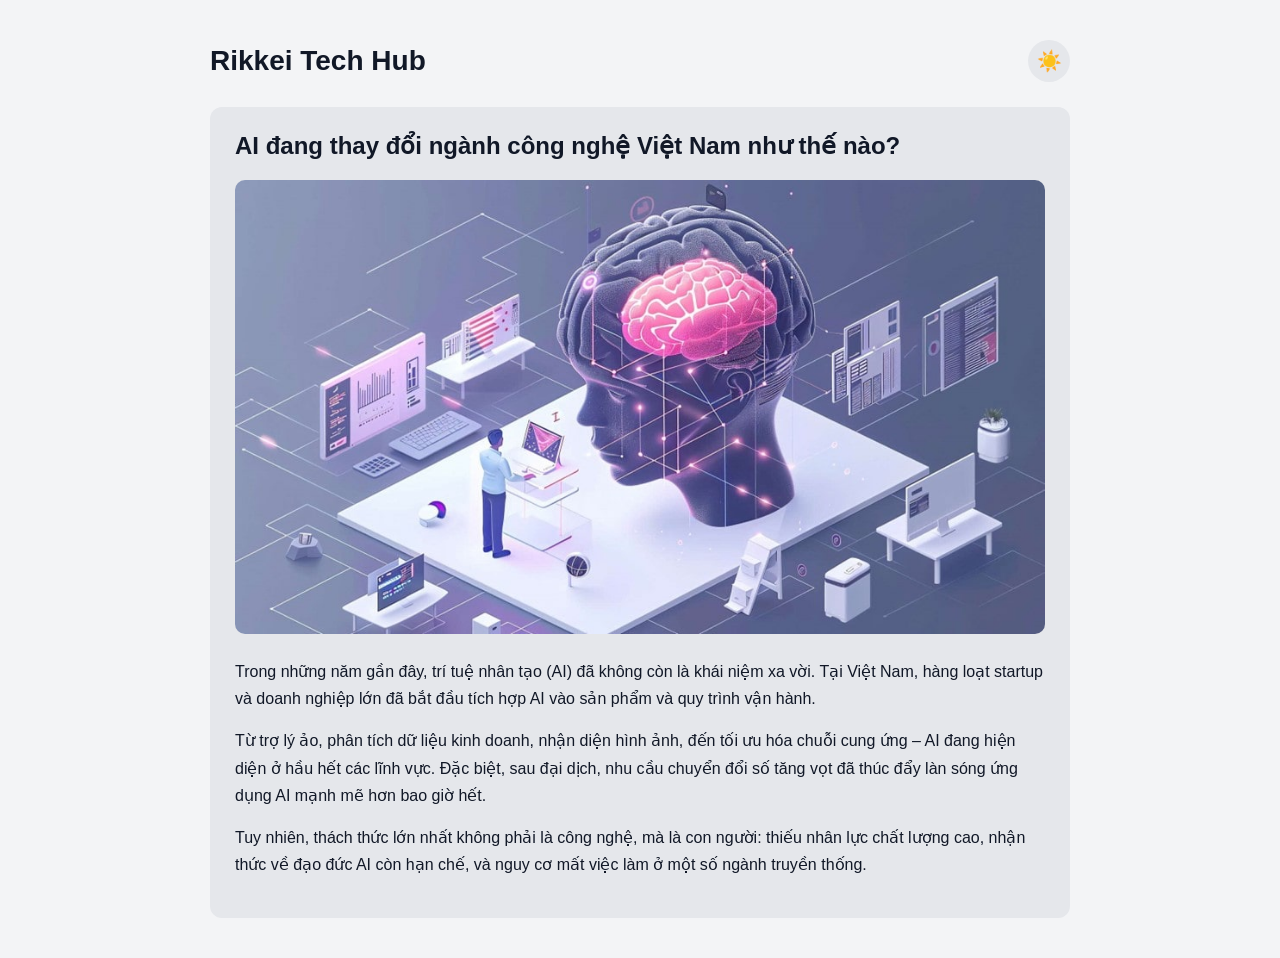
<file: Test1/index.html>
<!doctype html>
<html lang="vi" data-theme="light">
  <head>
    <meta charset="UTF-8" />
    <meta name="viewport" content="width=device-width, initial-scale=1.0" />
    <title>Rikkei Tech Hub</title>

    <!-- Load theme sớm chống FOUC -->
    <script>
      (function () {
        try {
          const savedTheme = localStorage.getItem("theme");
          const systemDark = window.matchMedia(
            "(prefers-color-scheme: dark)",
          ).matches;

          const theme = savedTheme || (systemDark ? "dark" : "light");

          document.documentElement.setAttribute("data-theme", theme);
        } catch (e) {}
      })();
    </script>

    <link rel="stylesheet" href="style.css" />
  </head>

  <body>
    <div class="container">
      <header class="header">
        <h1>Rikkei Tech Hub</h1>
        <button id="toggle"></button>
      </header>

      <div class="card">
        <h2>AI đang thay đổi ngành công nghệ Việt Nam như thế nào?</h2>

        <img src="image.jpg" alt="AI Image" />

        <p>
          Trong những năm gần đây, trí tuệ nhân tạo (AI) đã không còn là khái
          niệm xa vời. Tại Việt Nam, hàng loạt startup và doanh nghiệp lớn đã
          bắt đầu tích hợp AI vào sản phẩm và quy trình vận hành.
        </p>

        <p>
          Từ trợ lý ảo, phân tích dữ liệu kinh doanh, nhận diện hình ảnh, đến
          tối ưu hóa chuỗi cung ứng – AI đang hiện diện ở hầu hết các lĩnh vực.
          Đặc biệt, sau đại dịch, nhu cầu chuyển đổi số tăng vọt đã thúc đẩy làn
          sóng ứng dụng AI mạnh mẽ hơn bao giờ hết.
        </p>

        <p>
          Tuy nhiên, thách thức lớn nhất không phải là công nghệ, mà là con
          người: thiếu nhân lực chất lượng cao, nhận thức về đạo đức AI còn hạn
          chế, và nguy cơ mất việc làm ở một số ngành truyền thống.
        </p>
      </div>
    </div>

    <script src="script.js"></script>
  </body>
</html>
</file>
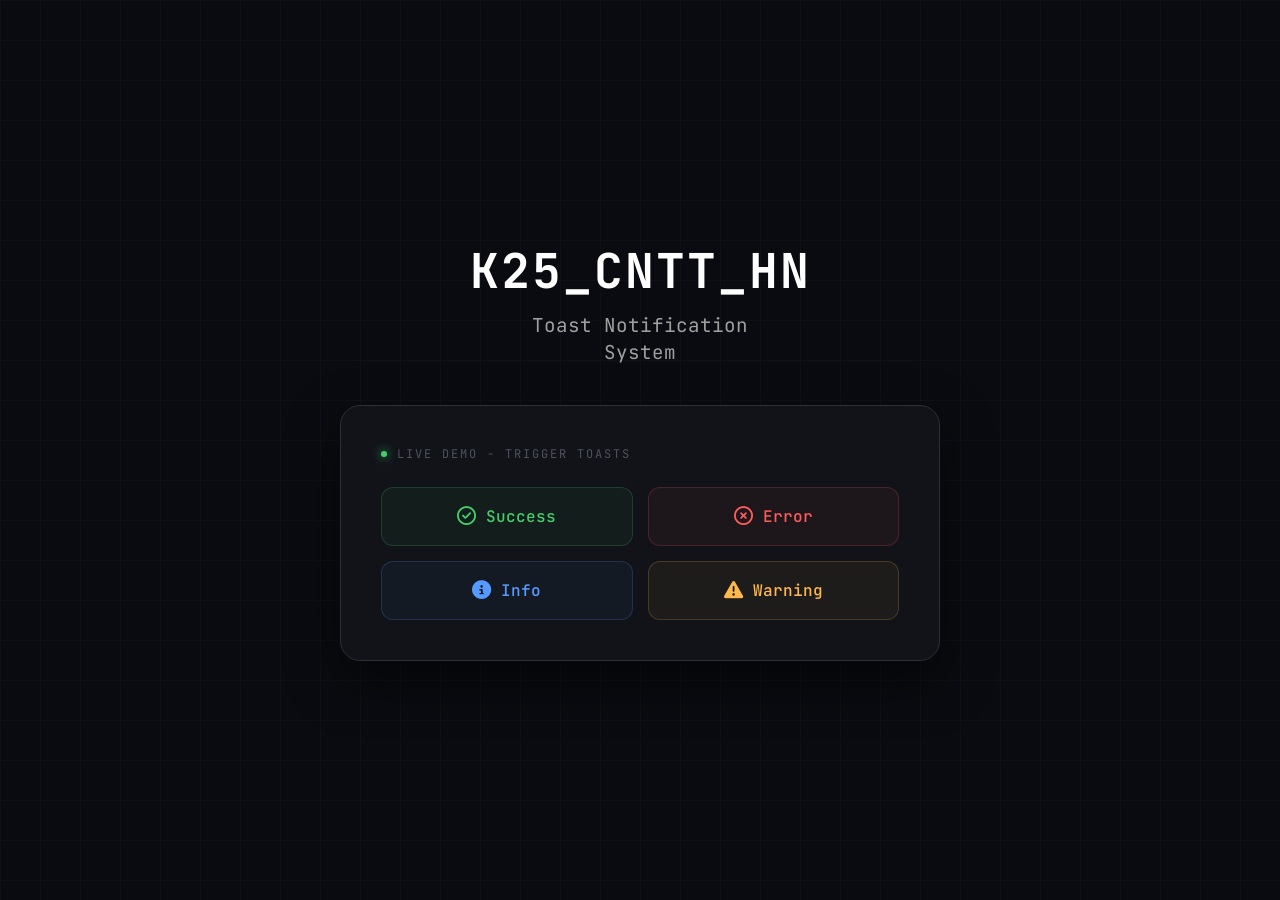
<file: Test2/index.html>
<!doctype html>
<html lang="vi">
  <head>
    <meta charset="UTF-8" />
    <meta name="viewport" content="width=device-width, initial-scale=1.0" />
    <title>K25_CNTT_HN Toast Notification</title>
    <link rel="stylesheet" href="style.css" />
    <link
      href="https://fonts.googleapis.com/css2?family=JetBrains+Mono:wght@400;700&display=swap"
      rel="stylesheet"
    />
    <link
      rel="stylesheet"
      href="https://cdnjs.cloudflare.com/ajax/libs/font-awesome/6.4.0/css/all.min.css"
    />
  </head>
  <body>
    <div class="container">
      <div class="header">
        <h1>K25_CNTT_HN</h1>
        <p>
          Toast Notification <br />
          System
        </p>
      </div>

      <div class="demo-box">
        <div class="live-status">
          <span class="dot"></span> LIVE DEMO - TRIGGER TOASTS
        </div>

        <div class="button-grid">
          <button class="btn btn-success">
            <i class="fa-regular fa-circle-check"></i> Success
          </button>

          <button class="btn btn-error">
            <i class="fa-regular fa-circle-xmark"></i> Error
          </button>

          <button class="btn btn-info">
            <i class="fa-solid fa-circle-info"></i> Info
          </button>

          <button class="btn btn-warning">
            <i class="fa-solid fa-triangle-exclamation"></i> Warning
          </button>
        </div>
      </div>

      <div id="toast-container"></div>
    </div>

    <script src="script.js"></script>
  </body>
</html>
</file>
<file: Test1/style.css>
* {
  margin: 0;
  padding: 0;
  box-sizing: border-box;
}


:root {
  --bg: #f3f4f6;
  --text: #111827;
  --card: #e5e7eb;
}

[data-theme="dark"] {
  --bg: #121212;
  --text: #f9fafb;
  --card: #1e1e1e;
}

body {
  font-family: -apple-system, BlinkMacSystemFont, "Segoe UI", Roboto, sans-serif;
  background: var(--bg);
  color: var(--text);
  transition: background 0.3s, color 0.3s;
}

.container {
  max-width: 900px;
  margin: 40px auto;
  padding: 0 20px;
}

.header {
  display: flex;
  justify-content: space-between;
  align-items: center;
  margin-bottom: 25px;
}

.header h1 {
  font-size: 28px;
  font-weight: 700;
}

#toggle {
  font-size: 20px;
  width: 42px;
  height: 42px;
  border-radius: 50%;
  border: none;
  cursor: pointer;
  background: var(--card);
  transition: 0.3s;
}

#toggle:hover {
  transform: scale(1.1);
}


.card {
  background: var(--card);
  padding: 25px;
  border-radius: 12px;
  transition: 0.3s;
}

.card h2 {
  margin-bottom: 20px;
}

.card img {
  width: 100%;
  border-radius: 10px;
  margin-bottom: 20px;
}

.card p {
  line-height: 1.7;
  margin-bottom: 15px;
}
</file>
<file: Test2/style.css>
* {
    margin: 0;
    padding: 0;
    box-sizing: border-box;
    font-family: 'JetBrains Mono', monospace;
}

body {
    display: flex;
    justify-content: center;
    align-items: center;
    height: 100vh;
    color: white;
    background-color: #0a0b10;
    /* Màu nền tối sâu */
    background-image:
        linear-gradient(rgba(255, 255, 255, 0.02) 1px, transparent 1px),
        linear-gradient(90deg, rgba(255, 255, 255, 0.02) 1px, transparent 1px);
    /* Tạo hiệu ứng lưới mờ */
    background-size: 40px 40px;
}

.container {
    width: 100%;
    max-width: 600px;
    text-align: center;
}

/* Phần Header */
.header h1 {
    margin-bottom: 10px;
    color: white;
    font-size: 3rem;
    letter-spacing: 2px;
}

.header p {
    margin-bottom: 40px;
    color: #a0a0a0;
    font-size: 1.2rem;
    line-height: 1.4;
}

/* Box chứa nút bấm */
.demo-box {
    padding: 40px;
    background: rgba(20, 22, 28, 0.8);
    border: 1px solid #2d2f36;
    border-radius: 20px;
    box-shadow: 0 20px 50px rgba(0, 0, 0, 0.5);
    backdrop-filter: blur(10px);
}

.live-status {
    display: flex;
    align-items: center;
    margin-bottom: 25px;
    color: #4e525d;
    font-size: 0.75rem;
    text-align: left;
    letter-spacing: 2px;
}

.dot {
    display: inline-block;
    width: 6px;
    height: 6px;
    margin-right: 10px;
    background-color: #44cf6c;
    border-radius: 50%;
    box-shadow: 0 0 10px #44cf6c;
    animation: blink 1s infinite;
}

/* Grid Layout */
.button-grid {
    display: grid;
    grid-template-columns: 1fr 1fr;
    gap: 15px;
}

/* Style chung cho Button */
.btn {
    display: flex;
    align-items: center;
    justify-content: center;
    gap: 10px;
    padding: 18px;
    background: rgba(255, 255, 255, 0.03);
    border: 1px solid transparent;
    border-radius: 12px;
    cursor: pointer;
    font-size: 1rem;
    font-weight: 500;
    transition: all 0.3s ease;
}

.btn i {
    font-size: 1.2rem;
}

/* Màu sắc cụ thể từng nút */
.btn-success {
    color: #44cf6c;
    border-color: rgba(68, 207, 108, 0.2);
    background: rgba(68, 207, 108, 0.05);
}

.btn-error {
    color: #ff5c5c;
    border-color: rgba(255, 92, 92, 0.2);
    background: rgba(255, 92, 92, 0.05);
}

.btn-info {
    color: #579aff;
    border-color: rgba(87, 154, 255, 0.2);
    background: rgba(87, 154, 255, 0.05);
}

.btn-warning {
    color: #ffb84d;
    border-color: rgba(255, 184, 77, 0.2);
    background: rgba(255, 184, 77, 0.05);
}

/* Hiệu ứng Hover */
.btn:hover {
    background: rgba(255, 255, 255, 0.1);
    transform: translateY(-2px);
    box-shadow: 0 5px 15px rgba(0, 0, 0, 0.3);
}

/* Toast Container */
#toast-container {
    position: fixed;
    top: 20px;
    right: 20px;
    z-index: 9999;
    display: flex;
    flex-direction: column;
    gap: 15px;
}

/* Toast */
.toast {
    position: relative;
    overflow: hidden;
    min-width: 280px;
    padding: 16px;
    color: white;
    background: rgba(20, 22, 28, 0.95);
    border: 1px solid #2d2f36;
    border-radius: 12px;
    animation: slideIn 0.4s ease;
}

/* Nội dung */
.toast-content {
    display: flex;
    align-items: center;
    gap: 10px;
}

.toast-text {
    display: flex;
    flex-direction: column;
}

.toast-title {
    font-weight: bold;
}

.toast-sub {
    font-size: 12px;
    opacity: 0.7;
}

/* Progress bar */
.toast-progress {
    position: absolute;
    bottom: 0;
    left: 0;
    width: 100%;
    height: 3px;
    background: currentColor;
    animation: countdown linear forwards;
}

/* Màu theo loại */
.toast-success {
    color: #44cf6c;
}

.toast-error {
    color: #ff5c5c;
}

.toast-info {
    color: #579aff;
}

.toast-warning {
    color: #ffb84d;
}

/* Animation */
@keyframes blink {
    0% {
        opacity: 1;
    }

    50% {
        opacity: 0;
    }

    100% {
        opacity: 1;
    }
}

@keyframes countdown {
    from {
        width: 100%;
    }

    to {
        width: 0%;
    }
}

@keyframes slideIn {
    from {
        transform: translateX(120%);
        opacity: 0;
    }

    to {
        transform: translateX(0);
        opacity: 1;
    }
}
</file>
